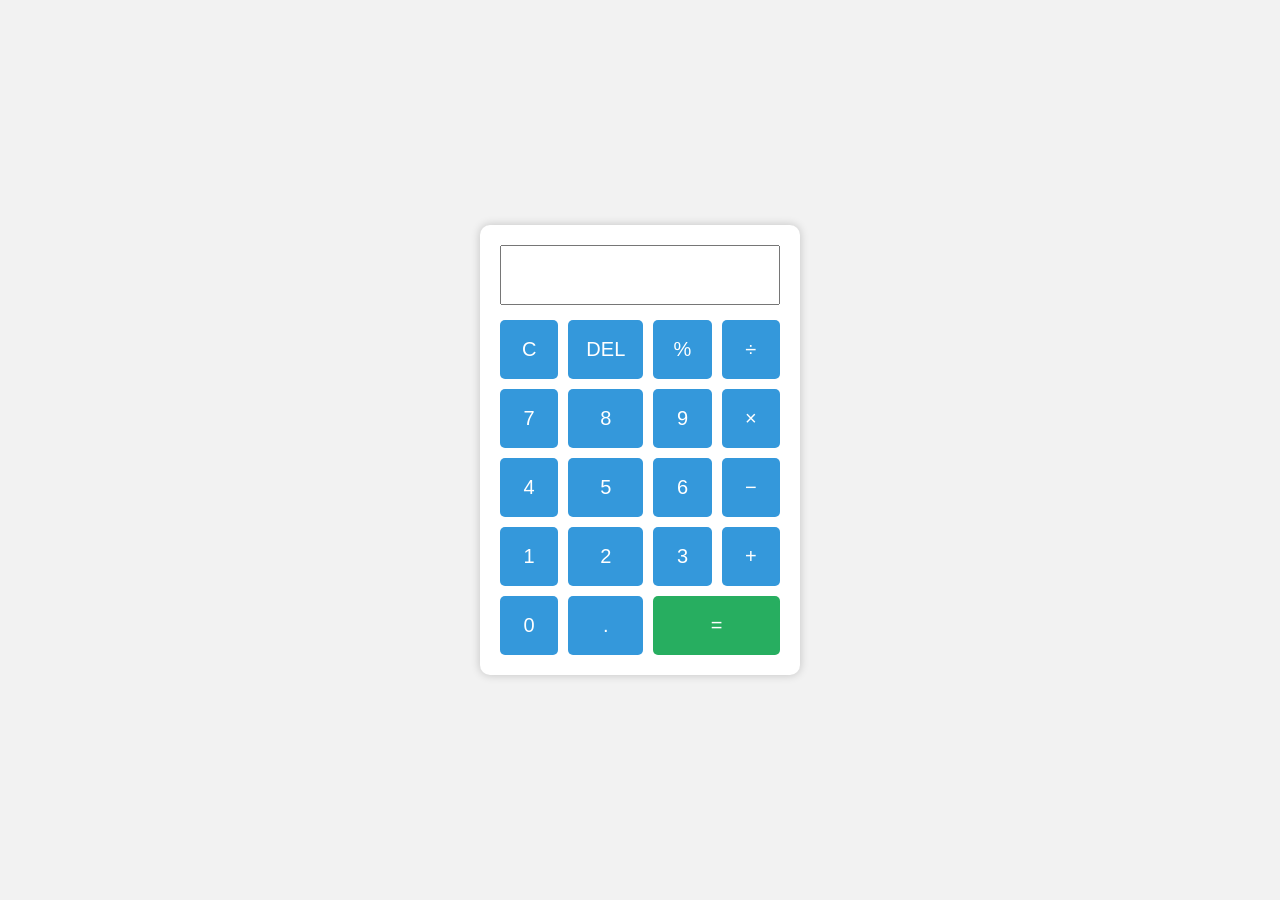
<file: calculator/index.html>
<!DOCTYPE html>
<html lang="en">
<head>
<meta charset="UTF-8">
<meta name="viewport" content="width=device-width, initial-scale=1.0">
<title>Simple Calculator</title>
<link rel="stylesheet" href="style.css">
</head>
<body>

<div class="calculator">

<input type="text" id="display" readonly>

<div class="buttons">

<button onclick="clearDisplay()">C</button>
<button onclick="deleteLast()">DEL</button>
<button onclick="appendValue('%')">%</button>
<button onclick="appendValue('/')">÷</button>

<button onclick="appendValue('7')">7</button>
<button onclick="appendValue('8')">8</button>
<button onclick="appendValue('9')">9</button>
<button onclick="appendValue('*')">×</button>

<button onclick="appendValue('4')">4</button>
<button onclick="appendValue('5')">5</button>
<button onclick="appendValue('6')">6</button>
<button onclick="appendValue('-')">−</button>

<button onclick="appendValue('1')">1</button>
<button onclick="appendValue('2')">2</button>
<button onclick="appendValue('3')">3</button>
<button onclick="appendValue('+')">+</button>

<button onclick="appendValue('0')">0</button>
<button onclick="appendValue('.')">.</button>
<button class="equal" onclick="calculate()">=</button>

</div>

</div>

<script src="script.js"></script>

</body>
</html>
</file>
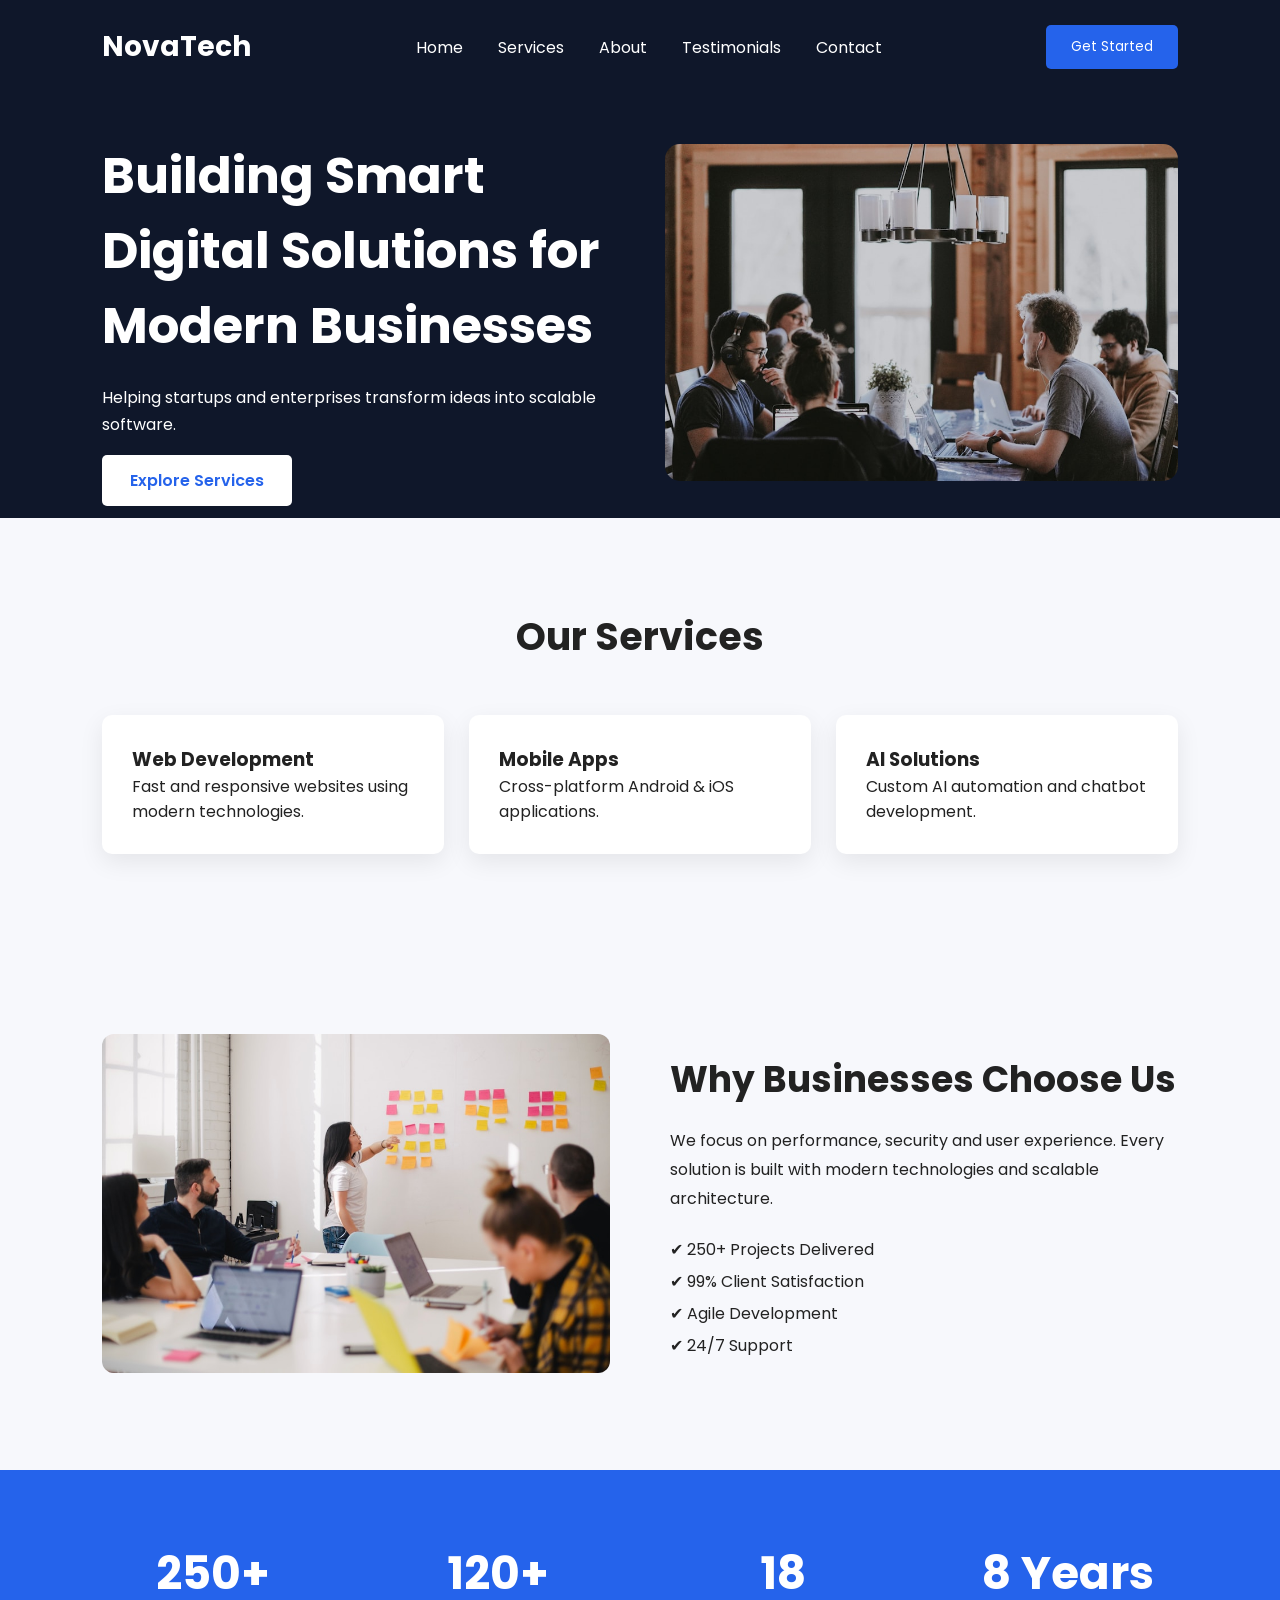
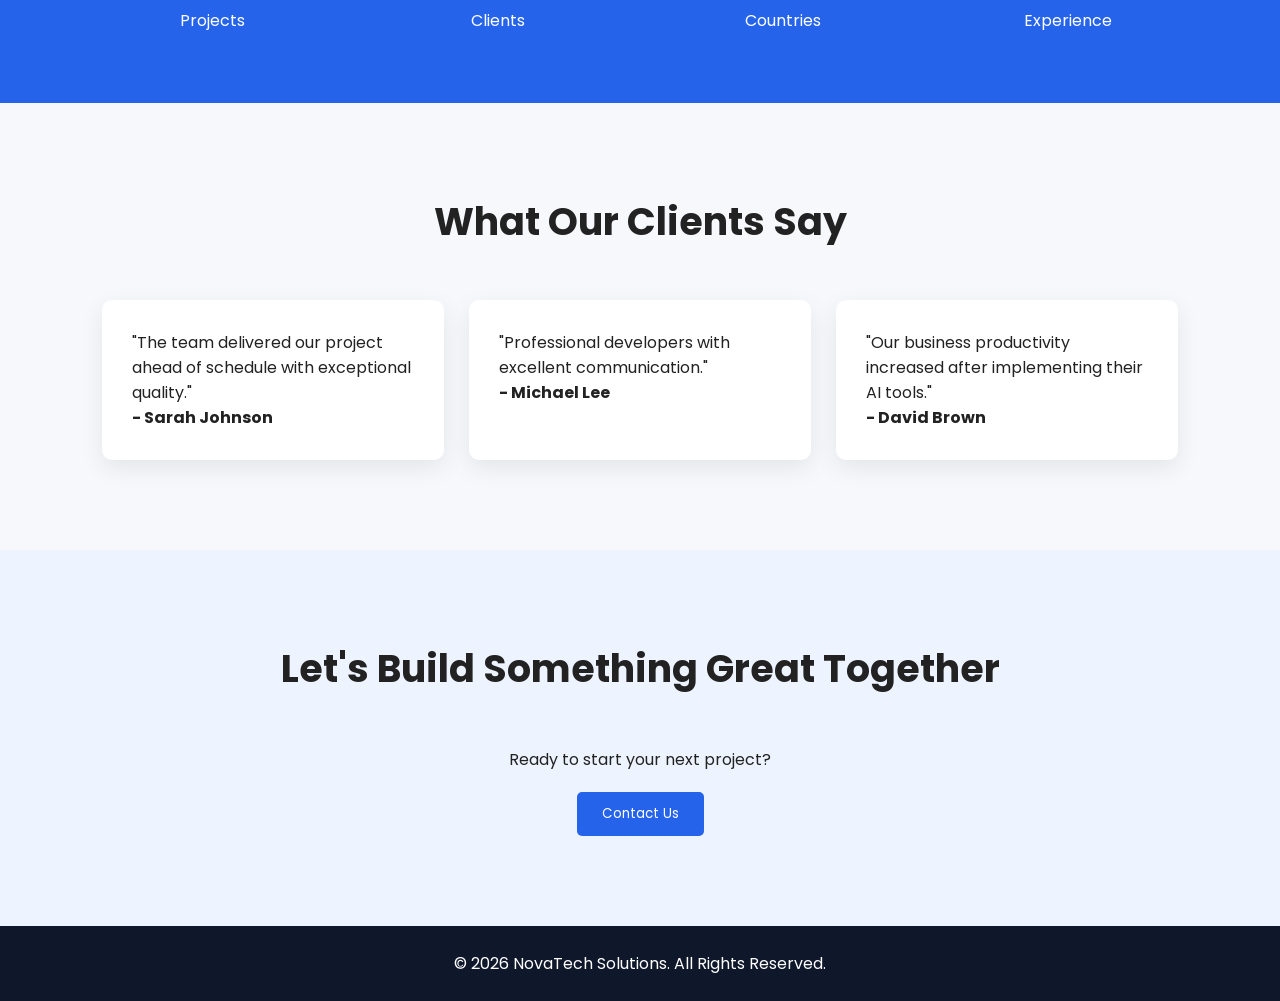
<file: frontend/index.html>
<!DOCTYPE html>
<html lang="en">

<head>
<meta charset="UTF-8">
<meta name="viewport" content="width=device-width, initial-scale=1.0">
<title>NovaTech Solutions</title>

<link rel="stylesheet" href="style.css">

<link rel="preconnect" href="https://fonts.googleapis.com">
<link href="https://fonts.googleapis.com/css2?family=Poppins:wght@300;400;600;700&display=swap" rel="stylesheet">
</head>

<body>

<header>

<nav>

<h2 class="logo">NovaTech</h2>

<ul>

<li><a href="#">Home</a></li>
<li><a href="#">Services</a></li>
<li><a href="#">About</a></li>
<li><a href="#">Testimonials</a></li>
<li><a href="#">Contact</a></li>

</ul>

<button>Get Started</button>

</nav>

<div class="hero">

<div class="hero-text">

<h1>Building Smart Digital Solutions for Modern Businesses</h1>

<p>
Helping startups and enterprises transform ideas into scalable software.
</p>

<a href="#">Explore Services</a>

</div>

<div class="hero-image">

<img src="images/team.png" alt="">

</div>

</div>

</header>

<section class="services">

<h2>Our Services</h2>

<div class="cards">

<div class="card">

<h3>Web Development</h3>

<p>Fast and responsive websites using modern technologies.</p>

</div>

<div class="card">

<h3>Mobile Apps</h3>

<p>Cross-platform Android & iOS applications.</p>

</div>

<div class="card">

<h3>AI Solutions</h3>

<p>Custom AI automation and chatbot development.</p>

</div>

</div>

</section>

<section class="about">

<div>

<img src="images/hero.png">

</div>

<div>

<h2>Why Businesses Choose Us</h2>

<p>

We focus on performance, security and user experience. Every solution is built with modern technologies and scalable architecture.

</p>

<ul>

<li>✔ 250+ Projects Delivered</li>

<li>✔ 99% Client Satisfaction</li>

<li>✔ Agile Development</li>

<li>✔ 24/7 Support</li>

</ul>

</div>

</section>

<section class="stats">

<div>

<h1>250+</h1>

<p>Projects</p>

</div>

<div>

<h1>120+</h1>

<p>Clients</p>

</div>

<div>

<h1>18</h1>

<p>Countries</p>

</div>

<div>

<h1>8 Years</h1>

<p>Experience</p>

</div>

</section>

<section class="testimonial">

<h2>What Our Clients Say</h2>

<div class="cards">

<div class="card">

<p>
"The team delivered our project ahead of schedule with exceptional quality."
</p>

<h4>- Sarah Johnson</h4>

</div>

<div class="card">

<p>
"Professional developers with excellent communication."
</p>

<h4>- Michael Lee</h4>

</div>

<div class="card">

<p>
"Our business productivity increased after implementing their AI tools."
</p>

<h4>- David Brown</h4>

</div>

</div>

</section>

<section class="contact">

<h2>Let's Build Something Great Together</h2>

<p>Ready to start your next project?</p>

<button>Contact Us</button>

</section>

<footer>

<p>© 2026 NovaTech Solutions. All Rights Reserved.</p>

</footer>

</body>

</html>
</file>
<file: calculator/style.css>
*{
    margin:0;
    padding:0;
    box-sizing:border-box;
    font-family:Arial, sans-serif;
}

body{
    display:flex;
    justify-content:center;
    align-items:center;
    height:100vh;
    background:#f2f2f2;
}

.calculator{
    width:320px;
    background:white;
    padding:20px;
    border-radius:10px;
    box-shadow:0 0 10px rgba(0,0,0,0.2);
}

#display{
    width:100%;
    height:60px;
    font-size:28px;
    text-align:right;
    padding:10px;
    margin-bottom:15px;
}

.buttons{
    display:grid;
    grid-template-columns:repeat(4,1fr);
    gap:10px;
}

button{
    padding:18px;
    font-size:20px;
    border:none;
    background:#3498db;
    color:white;
    border-radius:5px;
    cursor:pointer;
}

button:hover{
    background:#2980b9;
}

.equal{
    grid-column:span 2;
    background:#27ae60;
}

.equal:hover{
    background:#219150;
}
</file>
<file: frontend/style.css>
*{
margin:0;
padding:0;
box-sizing:border-box;
font-family:Poppins,sans-serif;
}

body{
background:#f7f8fc;
color:#222;
}

header{
background:#0f172a;
color:white;
padding:25px 8%;
}

nav{
display:flex;
justify-content:space-between;
align-items:center;
}

.logo{
font-size:28px;
font-weight:700;
}

nav ul{
display:flex;
list-style:none;
gap:35px;
}

nav a{
color:white;
text-decoration:none;
}

button{
padding:12px 25px;
background:#2563eb;
color:white;
border:none;
border-radius:5px;
cursor:pointer;
}

.hero{
display:flex;
justify-content:space-between;
align-items:center;
margin-top:70px;
gap:50px;
}

.hero-text{
flex:1;
}

.hero-text h1{
font-size:50px;
margin-bottom:20px;
}

.hero-text p{
margin-bottom:30px;
line-height:1.7;
}

.hero-text a{
background:white;
color:#2563eb;
padding:14px 28px;
text-decoration:none;
border-radius:5px;
font-weight:600;
}

.hero-image{
flex:1;
}

.hero img{
width:100%;
border-radius:15px;
}

.services,
.about,
.testimonial,
.contact{
padding:90px 8%;
}

.services h2,
.testimonial h2,
.contact h2{
text-align:center;
margin-bottom:50px;
font-size:38px;
}

.cards{
display:grid;
grid-template-columns:repeat(auto-fit,minmax(250px,1fr));
gap:25px;
}

.card{
background:white;
padding:30px;
border-radius:10px;
box-shadow:0 8px 25px rgba(0,0,0,.08);
transition:.3s;
}

.card:hover{
transform:translateY(-10px);
}

.about{
display:flex;
gap:60px;
align-items:center;
}

.about img{
width:100%;
border-radius:12px;
}

.about div{
flex:1;
}

.about h2{
margin-bottom:20px;
font-size:36px;
}

.about p{
margin-bottom:20px;
line-height:1.8;
}

.about ul{
list-style:none;
line-height:2;
}

.stats{
display:grid;
grid-template-columns:repeat(4,1fr);
background:#2563eb;
color:white;
padding:70px;
text-align:center;
}

.stats h1{
font-size:45px;
}

.contact{
text-align:center;
background:#eef4ff;
}

.contact p{
margin:20px 0;
}

footer{
background:#0f172a;
color:white;
text-align:center;
padding:25px;
}

@media(max-width:900px){

.hero,
.about{
flex-direction:column;
}

nav ul{
display:none;
}

.stats{
grid-template-columns:repeat(2,1fr);
gap:40px;
}

.hero-text h1{
font-size:36px;
}

}
</file>
